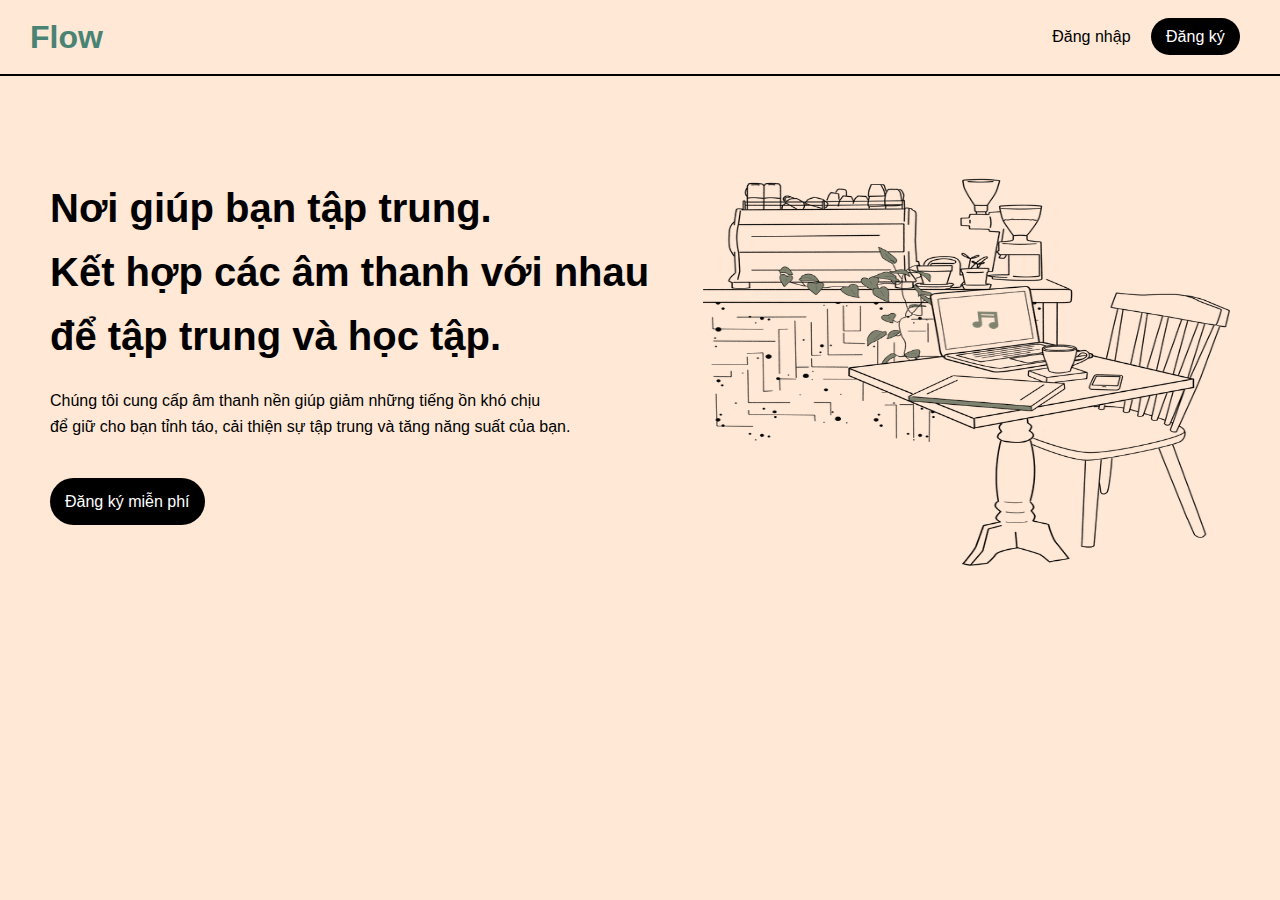
<file: index.html>
<!DOCTYPE html>
<html lang="en">
  <head>
    <meta charset="UTF-8" />
    <meta http-equiv="X-UA-Compatible" content="IE=edge" />
    <meta name="viewport" content="width=device-width, initial-scale=1.0" />
    <title>Flow - Focus and Productivity</title>
    <link rel="stylesheet" href="https://hieutrung0451.github.io/Flow/css/index.css" />
    <link rel="preconnect" href="https://fonts.googleapis.com" />
    <link rel="preconnect" href="https://fonts.gstatic.com" crossorigin />
    <link
      href="https://fonts.googleapis.com/css2?family=Kanit:wght@100&display=swap"
      rel="stylesheet"
    />
  </head>
  <body>
    <div class="main">
      <div class="header">
        <a href="#"><h1 style="color: #498374">Flow</h1></a>
        <ul class="menu">
          <li><a href="https://hieutrung0451.github.io/Flow/template/login.html">Đăng nhập</a></li>
          <li><a href="https://hieutrung0451.github.io/Flow/template/signup.html" class="signUp-btn">Đăng ký</a></li>
        </ul>
      </div>
      
      <div class="content">
        <div class="content__banner">
          <div class="content__desc">
            <h2 class="content__desc--heading">
              Nơi giúp bạn tập trung.<br />
              Kết hợp các âm thanh với nhau <br />
              để tập trung và học tập.
            </h2>
            <p class="content__desc--desc">
              Chúng tôi cung cấp âm thanh nền giúp giảm những tiếng ồn khó chịu
              <br />
              để giữ cho bạn tỉnh táo, cải thiện sự tập trung và tăng năng suất
              của bạn.
            </p>
            <a href="https://hieutrung0451.github.io/Flow/template/signup.html" class="content__desc--signUp">Đăng ký miễn phí</a>
          </div>
          <img src="https://hieutrung0451.github.io/Flow/images/cafesketch.png" alt="work image" />
        </div>
  </body>
</html>
</file>
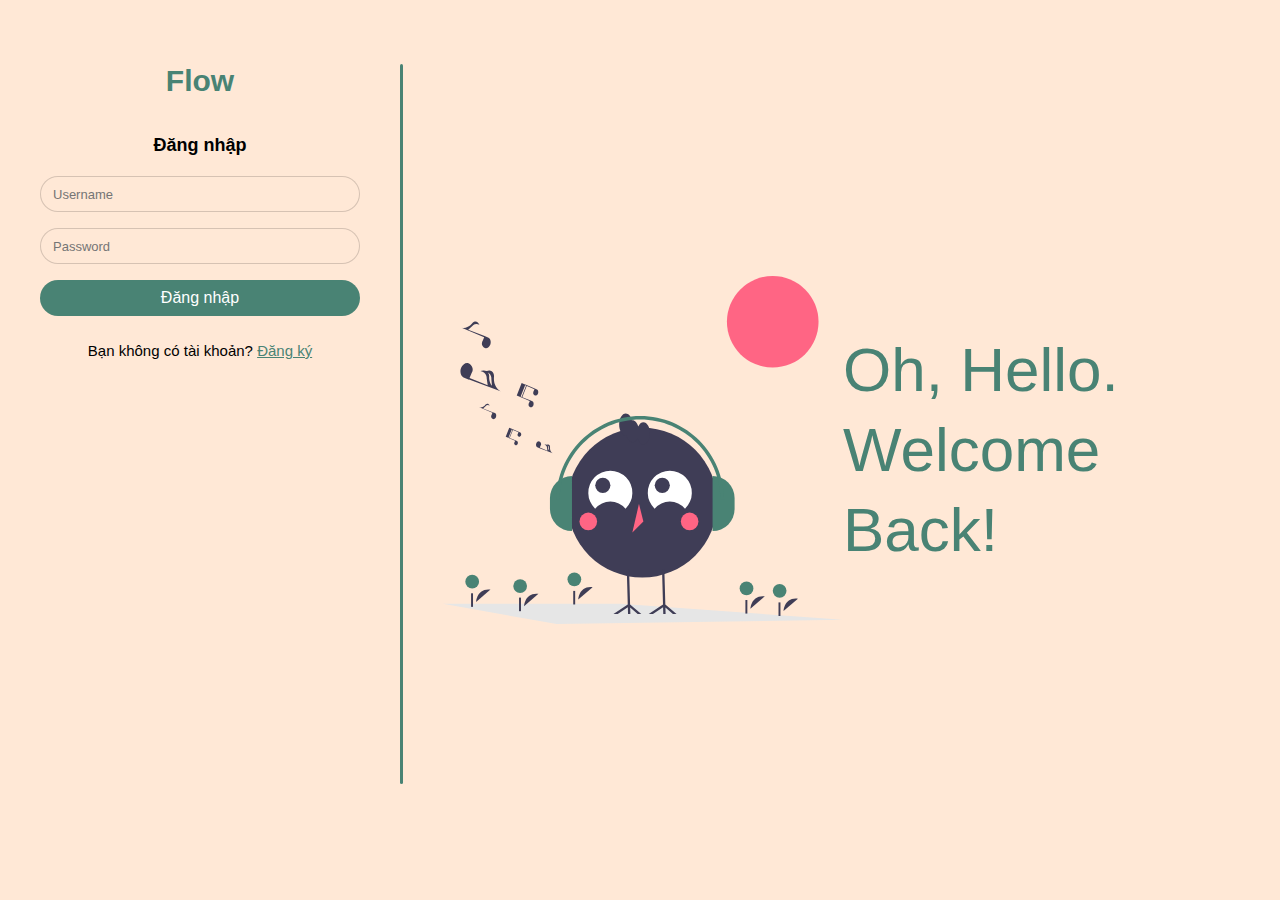
<file: template/login.html>
<!DOCTYPE html>
<html lang="en">

<head>
    <meta charset="UTF-8">
    <meta http-equiv="X-UA-Compatible" content="IE=edge">
    <meta name="viewport" content="width=device-width, initial-scale=1.0">
    <title> Log In</title>
    <link rel="stylesheet" href="https://hieutrung0451.github.io/Flow/css/login.css">
    <link rel="stylesheet" href="https://cdnjs.cloudflare.com/ajax/libs/font-awesome/6.1.1/css/all.min.css">
    <link rel="preconnect" href="https://fonts.googleapis.com">
<link rel="preconnect" href="https://fonts.gstatic.com" crossorigin>
<link href="https://fonts.googleapis.com/css2?family=Peralta&family=Roboto:wght@100;300&family=Vollkorn:wght@600&display=swap" rel="stylesheet">
    <body>
    <div class="container">
        <div class="action">

            <div class="logo">
                <h2>Flow</h2>
            </div>
            <div class="intro">
                <p>Đăng nhập</p>
            </div>
            <form class="information">
            </form>
        <!-- Đăng nhập -->
           <form  class="formLogin">
                <div class="login_Email">
                    <input id="username" type="text" placeholder="Username" id="username">
                </div>

                <div class="login_Password">
                    <input id="password"   type="password" placeholder="Password" id="password">
                </div>
                
                
                <div class="login_Login">
                    <button type="submit"> Đăng nhập </button>
                </div>

                <span id="error"></span><br>   
            </form>
             

            <div class="login_Support">
                Bạn không có tài khoản? <a href="https://hieutrung0451.github.io/Flow/template/signup.html">Đăng ký</a>
            </div>
        </div>

        <div class="line">
            
        </div>
        <div class="bigText">
            
            <div class="text_Welcome">

                <img src="https://hieutrung0451.github.io/Flow/images/login.svg" alt="" class="src"  style="width: 400px; margin-left: 40px;">
                <span> Oh, Hello. <br>
                    Welcome Back!
                </span>
               
            </div>
            
            
        </div>
    </div>

    <script>
      
    let user=JSON.parse(localStorage.getItem("userlist")) 
    console.log(user);
    
    const usernameInput = document.getElementById("username");
    const passwordInput = document.getElementById("password");
    const formLogin = document.querySelector("form.formLogin");
    const error = document.getElementById("error");

    // Handle check account
    console.log(formLogin);
    // Handle check account
    formLogin.addEventListener("submit", (e) => {
      e.preventDefault();
      let flag = false;
      for (let i = 0; i < user.length; i++) {
        if (
          user[i].username === usernameInput.value &&
          user[i].password === passwordInput.value
        ) {
          // Đăng nhập thành công
          
          window.location.href = "https://hieutrung0451.github.io/Flow/template/app.html";
          flag = true; 
          break;
      }
        }
      if (flag === false) {
        error.innerText = "Tài khoản sai";
        error.style.color = "red"
      } else {
        error.innerText = "";
      }
    });


    </script>
    
    
</html>
</file>
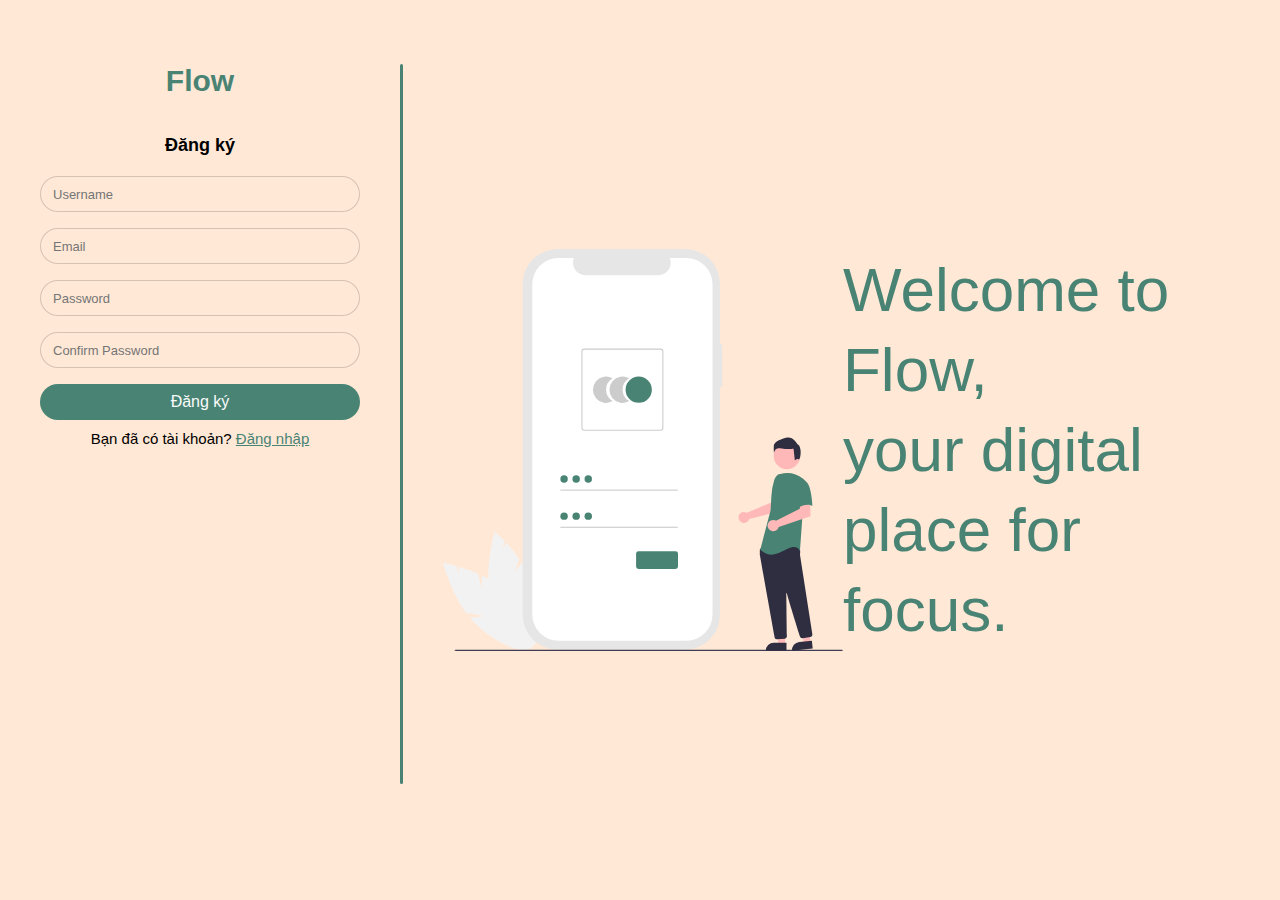
<file: template/signup.html>
<!DOCTYPE html>
<html lang="en">

<head>
    <meta charset="UTF-8">
    <meta http-equiv="X-UA-Compatible" content="IE=edge">
    <meta name="viewport" content="width=device-width, initial-scale=1.0">
    <title> Sign Up </title>
    <link rel="stylesheet" href="https://hieutrung0451.github.io/Flow/css/signup.css">
    <link rel="stylesheet" href="https://cdnjs.cloudflare.com/ajax/libs/font-awesome/6.1.1/css/all.min.css">
    <link rel="preconnect" href="https://fonts.googleapis.com">
    <link rel="preconnect" href="https://fonts.gstatic.com" crossorigin>
    <link
        href="https://fonts.googleapis.com/css2?family=Peralta&family=Roboto:wght@100;300&family=Vollkorn:wght@600&display=swap"
        rel="stylesheet">

<body>
    <div class="container">

        <div class="action">

            <div class="logo">
                <h2>Flow</h2>
            </div>
            <div class="intro">
                <p>Đăng ký</p>
            </div>
            <form class="information">
            </form>
            <form onsubmit="signup()" class="formLogin">
                <div class="login_Email">
                    <input id="username" type="text" placeholder="Username">
                </div>
                <div class="input__field">
                    <input id="email" type="email" placeholder="Email" />
                </div>
                <div class="login_Password">
                    <input id="password" type="password" placeholder="Password">
                </div>
                <div class="input__field">
                    <input id="Confirmpassword" type="password" placeholder="Confirm Password" />
                </div>
                <div class="login_Login">
                    <button onsubmit="signup" id="btnSignup" class="btn" type="submit" style="text-decoration:none">Đăng ký </button>
                </div>
                <span id="error"></span><br>
            </form>

            <div class="login_Support">
                Bạn đã có tài khoản? <a href="https://hieutrung0451.github.io/Flow/template/login.html">Đăng nhập</a>
            </div>
        </div>

        <div class="line">

        </div>
        <div class="bigText">

            <div class="text_Welcome">
                <img src="https://hieutrung0451.github.io/Flow/images/signup.svg" alt="signup image" style="width: 400px; margin-left: 40px;">
                <span> Welcome to Flow,
                    <br> your digital place for focus.
                </span>
            </div>


        </div>
    </div>

    <script>

    if(!localStorage.getItem("userlist")){   
      localStorage.setItem("userlist",JSON.stringify([]));
    }
    
    function signup(e) {
      event.preventDefault();
      let username = document.getElementById("username");
      let email = document.getElementById("email");
      let password = document.getElementById("password");
      let Confirmpassword = document.getElementById("Confirmpassword");

      localStorage.getItem("userlist");
      console.log(localStorage.getItem("userlist"))
      let userlist = JSON.parse(localStorage.getItem('userlist'))
      console.log(userlist)
      for (let e of userlist) {
          if (e.username == username) {
          document.write("Tài khoản đã tồn tại");
          }
      }
      let user = {
          username: username.value,
          email: email.value,
          password: password.value,
          Confirmpassword: Confirmpassword.value,
      };

      userlist.push(user);
      localStorage.setItem("userlist",JSON.stringify(userlist));
      window.location.href = "https://hieutrung0451.github.io/Flow/template/login.html";
    }

    </script>
</body>
</html>
</file>
